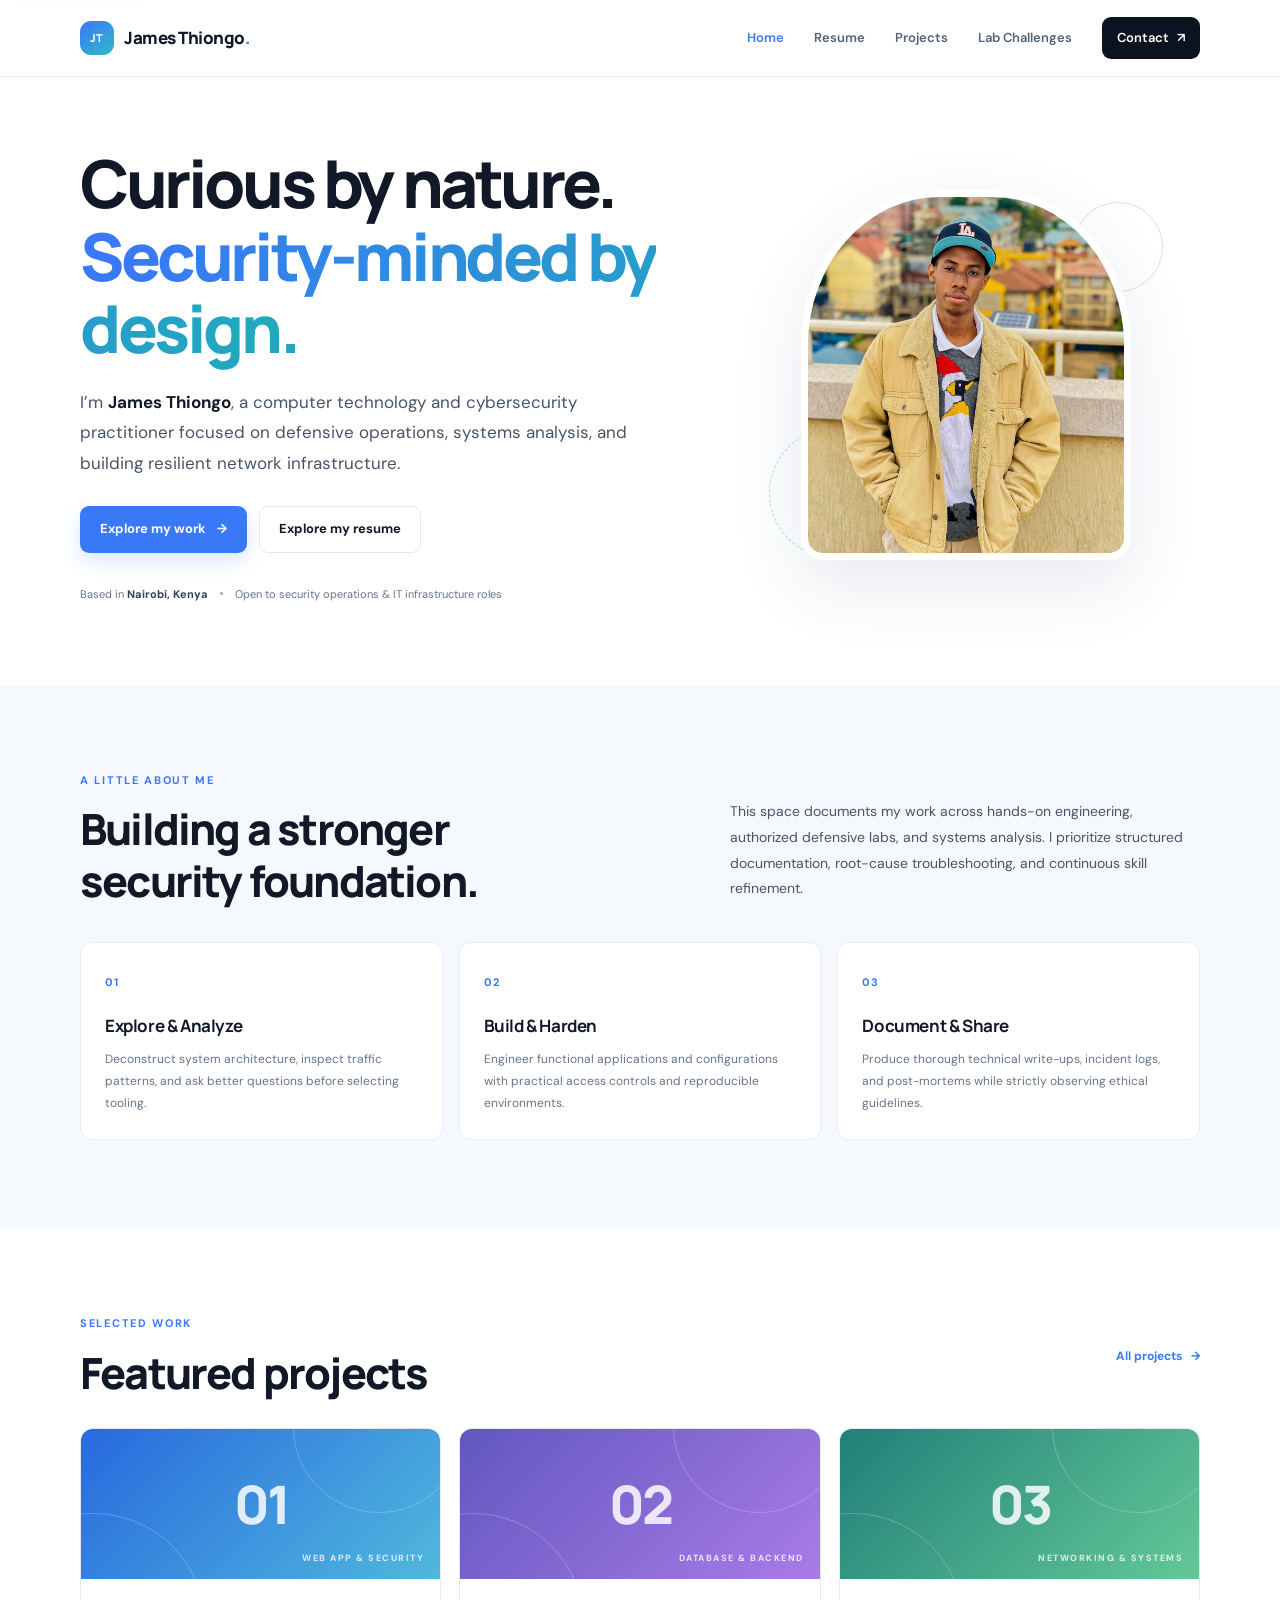
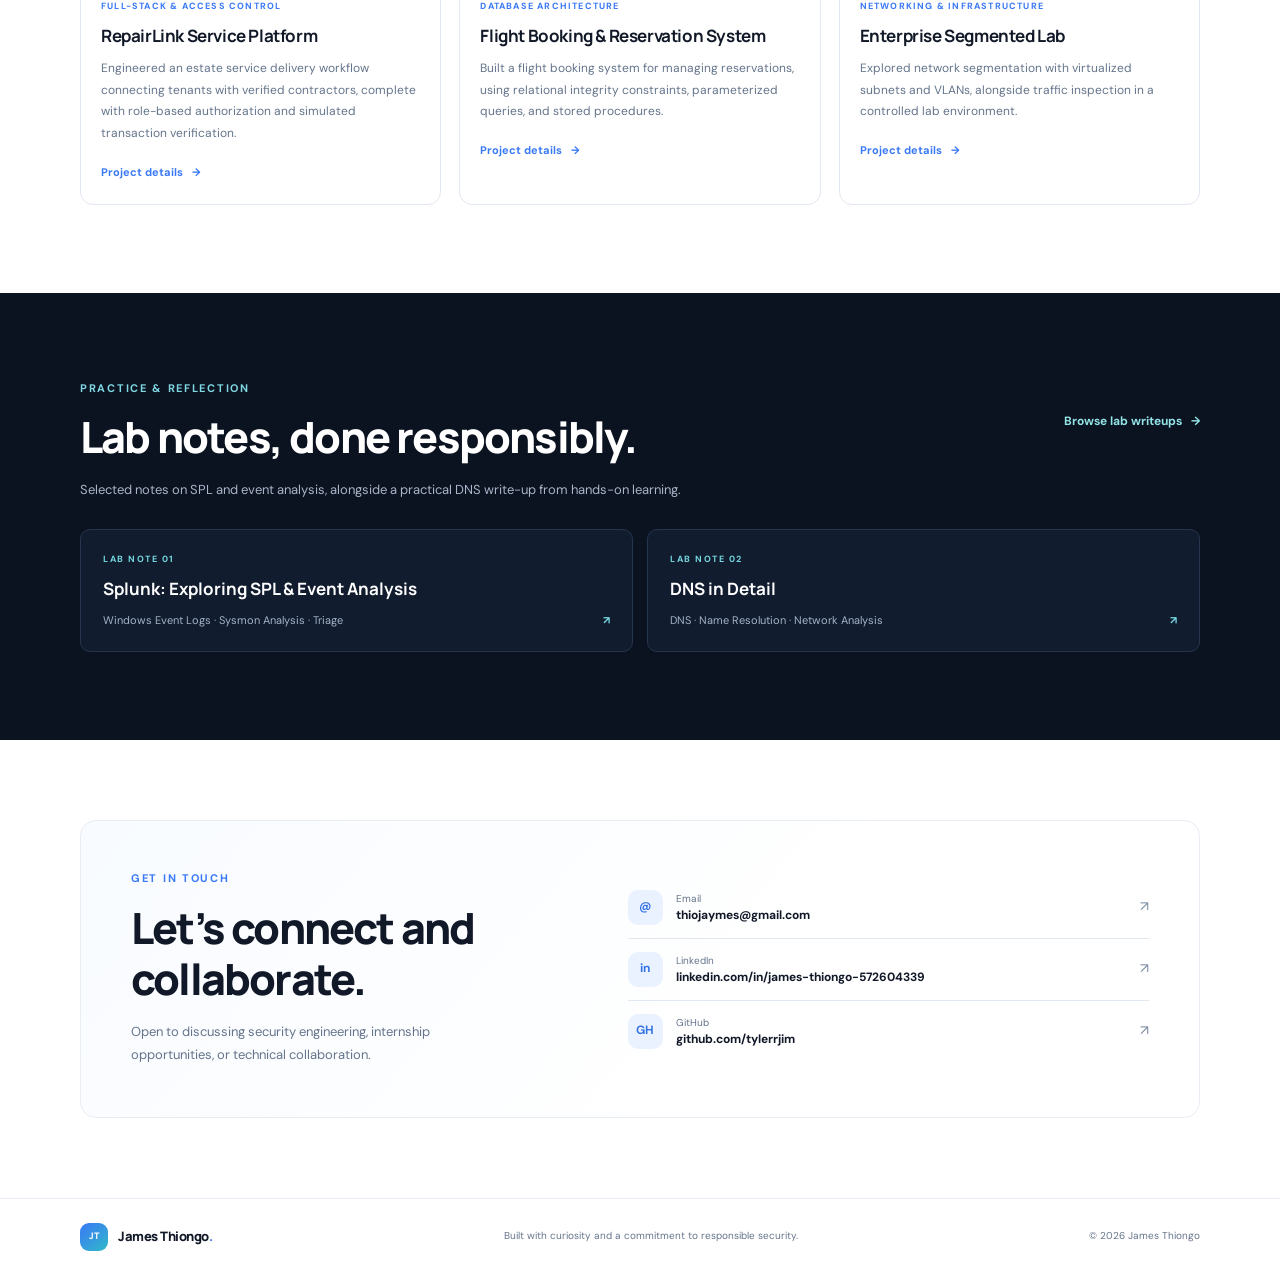
<file: index.html>
<!doctype html>
<html lang="en">
<head>
  <meta charset="utf-8">
  <meta name="viewport" content="width=device-width, initial-scale=1">
  <meta name="description" content="Portfolio of James Thiongo: defensive cybersecurity projects, lab write-ups, incident response, and systems engineering.">
  <meta name="theme-color" content="#0b1220">
  <title>James Thiongo | Cybersecurity &amp; Systems Portfolio</title>
  <link rel="icon" href="assets/profile-placeholder.svg" type="image/svg+xml">
  <link rel="stylesheet" href="styles.css">
  <script src="script.js" defer></script>
</head>
<body>
  <a class="skip-link" href="#main">Skip to content</a>

  <header class="site-header">
    <div class="container nav-wrap">
      <a class="brand" href="index.html" aria-label="James Thiongo homepage">
        <span class="brand-mark">JT</span>
        <span>James Thiongo<span class="brand-dot">.</span></span>
      </a>
      <button class="nav-toggle" type="button" aria-expanded="false" aria-controls="primary-nav">
        <span class="sr-only">Toggle navigation</span>
        <span></span><span></span><span></span>
      </button>
      <nav id="primary-nav" class="primary-nav" aria-label="Main navigation">
        <a href="index.html" aria-current="page">Home</a>
        <a href="resume.html">Resume</a>
        <a href="projects.html">Projects</a>
        <a href="labs.html">Lab Challenges</a>
        <a class="nav-contact" href="#contact">Contact <span aria-hidden="true">↗</span></a>
      </nav>
    </div>
  </header>

  <main id="main">
    <!-- Hero Section -->
    <section class="hero container">
      <div class="hero-copy">
        <h1>Curious by nature.<br><span class="text-gradient">Security-minded by design.</span></h1>
        <p class="hero-intro">
          I’m <strong>James Thiongo</strong>, a computer technology and cybersecurity practitioner focused on defensive operations, systems analysis, and building resilient network infrastructure.
        </p>
        <div class="hero-actions">
          <a class="button button-primary" href="projects.html">Explore my work <span aria-hidden="true">→</span></a>
          <a class="button button-quiet" href="resume.html">Explore my resume</a>
        </div>
        <div class="hero-meta">
          <span>Based in <strong>Nairobi, Kenya</strong></span>
          <span class="meta-divider"></span>
          <span>Open to security operations &amp; IT infrastructure roles</span>
        </div>
      </div>

      <div class="portrait-card">
        <div class="portrait-frame">
          <img src="portfolio%20image.jpeg" alt="Portrait of James Thiongo" width="400" height="480" loading="eager">
        </div>
        <div class="portrait-decoration decoration-one"></div>
        <div class="portrait-decoration decoration-two"></div>
      </div>
    </section>

    <!-- About / Pillars -->
    <section class="section section-muted">
      <div class="container">
        <div class="section-heading">
          <div>
            <p class="eyebrow">A little about me</p>
            <h2>Building a stronger<br>security foundation.</h2>
          </div>
          <p class="section-lead">
            This space documents my work across hands-on engineering, authorized defensive labs, and systems analysis. I prioritize structured documentation, root-cause troubleshooting, and continuous skill refinement.
          </p>
        </div>
        <div class="value-grid">
          <article class="value-card">
            <span class="card-index">01</span>
            <h3>Explore &amp; Analyze</h3>
            <p>Deconstruct system architecture, inspect traffic patterns, and ask better questions before selecting tooling.</p>
          </article>
          <article class="value-card">
            <span class="card-index">02</span>
            <h3>Build &amp; Harden</h3>
            <p>Engineer functional applications and configurations with practical access controls and reproducible environments.</p>
          </article>
          <article class="value-card">
            <span class="card-index">03</span>
            <h3>Document &amp; Share</h3>
            <p>Produce thorough technical write-ups, incident logs, and post-mortems while strictly observing ethical guidelines.</p>
          </article>
        </div>
      </div>
    </section>

    <!-- Selected Projects -->
    <section class="section container">
      <div class="section-heading section-heading-compact">
        <div>
          <p class="eyebrow">Selected work</p>
          <h2>Featured projects</h2>
        </div>
        <a class="text-link" href="projects.html">All projects <span aria-hidden="true">→</span></a>
      </div>
      <div class="project-grid">
        <article class="project-card">
          <div class="project-art project-art-blue">
            <span class="project-art-symbol">01</span>
            <span class="project-art-label">WEB APP &amp; SECURITY</span>
          </div>
          <div class="project-card-body">
            <p class="card-kicker">Full-Stack &amp; Access Control</p>
            <h3>RepairLink Service Platform</h3>
            <p>Engineered an estate service delivery workflow connecting tenants with verified contractors, complete with role-based authorization and simulated transaction verification.</p>
            <a class="text-link" href="projects.html#repairlink">Project details <span aria-hidden="true">→</span></a>
          </div>
        </article>

        <article class="project-card">
          <div class="project-art project-art-violet">
            <span class="project-art-symbol">02</span>
            <span class="project-art-label">DATABASE &amp; BACKEND</span>
          </div>
          <div class="project-card-body">
            <p class="card-kicker">Database Architecture</p>
            <h3>Flight Booking &amp; Reservation System</h3>
            <p>Built a flight booking system for managing reservations, using relational integrity constraints, parameterized queries, and stored procedures.</p>
            <a class="text-link" href="projects.html#booking-engine">Project details <span aria-hidden="true">→</span></a>
          </div>
        </article>

        <article class="project-card">
          <div class="project-art project-art-green">
            <span class="project-art-symbol">03</span>
            <span class="project-art-label">NETWORKING &amp; SYSTEMS</span>
          </div>
          <div class="project-card-body">
            <p class="card-kicker">Networking &amp; Infrastructure</p>
            <h3>Enterprise Segmented Lab</h3>
            <p>Explored network segmentation with virtualized subnets and VLANs, alongside traffic inspection in a controlled lab environment.</p>
            <a class="text-link" href="projects.html#network-lab">Project details <span aria-hidden="true">→</span></a>
          </div>
        </article>

      </div>
    </section>

    <!-- Lab Practice & Write-ups -->
    <section class="section section-dark">
      <div class="container">
        <div class="section-heading section-heading-compact">
          <div>
            <p class="eyebrow eyebrow-light">Practice &amp; reflection</p>
            <h2>Lab notes, done responsibly.</h2>
          </div>
          <a class="text-link text-link-light" href="labs.html">Browse lab writeups <span aria-hidden="true">→</span></a>
        </div>
        <p class="dark-intro">
          Selected notes on SPL and event analysis, alongside a practical DNS write-up from hands-on learning.
        </p>
        <div class="lab-preview-grid">
          <a class="lab-preview" href="labs.html#splunk-spl">
            <span class="lab-number">LAB NOTE 01</span>
            <strong>Splunk: Exploring SPL &amp; Event Analysis</strong>
            <span>Windows Event Logs · Sysmon Analysis · Triage <b aria-hidden="true">↗</b></span>
          </a>
          <a class="lab-preview" href="labs.html#dns-recon">
            <span class="lab-number">LAB NOTE 02</span>
            <strong>DNS in Detail</strong>
            <span>DNS · Name Resolution · Network Analysis <b aria-hidden="true">↗</b></span>
          </a>
        </div>
      </div>
    </section>

    <!-- Contact Section -->
    <section class="section container contact-section" id="contact">
      <div class="contact-panel">
        <div>
          <p class="eyebrow">Get in touch</p>
          <h2>Let’s connect and<br>collaborate.</h2>
          <p>Open to discussing security engineering, internship opportunities, or technical collaboration.</p>
        </div>
        <div class="contact-links">
          <a href="mailto:thiojaymes@gmail.com">
            <span class="contact-icon">@</span>
            <span><small>Email</small><strong>thiojaymes@gmail.com</strong></span>
            <span class="contact-arrow">↗</span>
          </a>
          <a href="https://www.linkedin.com/in/james-thiongo-572604339" target="_blank" rel="noopener noreferrer">
            <span class="contact-icon">in</span>
            <span><small>LinkedIn</small><strong>linkedin.com/in/james-thiongo-572604339</strong></span>
            <span class="contact-arrow">↗</span>
          </a>
          <a href="https://github.com/tylerrjim" target="_blank" rel="noopener noreferrer">
            <span class="contact-icon">GH</span>
            <span><small>GitHub</small><strong>github.com/tylerrjim</strong></span>
            <span class="contact-arrow">↗</span>
          </a>
        </div>
      </div>
    </section>
  </main>

  <footer class="site-footer">
    <div class="container footer-inner">
      <a class="brand footer-brand" href="index.html">
        <span class="brand-mark">JT</span>
        <span>James Thiongo<span class="brand-dot">.</span></span>
      </a>
      <p>Built with curiosity and a commitment to responsible security.</p>
      <span>© <span id="current-year">2026</span> James Thiongo</span>
    </div>
  </footer>
</body>
</html>
</file>
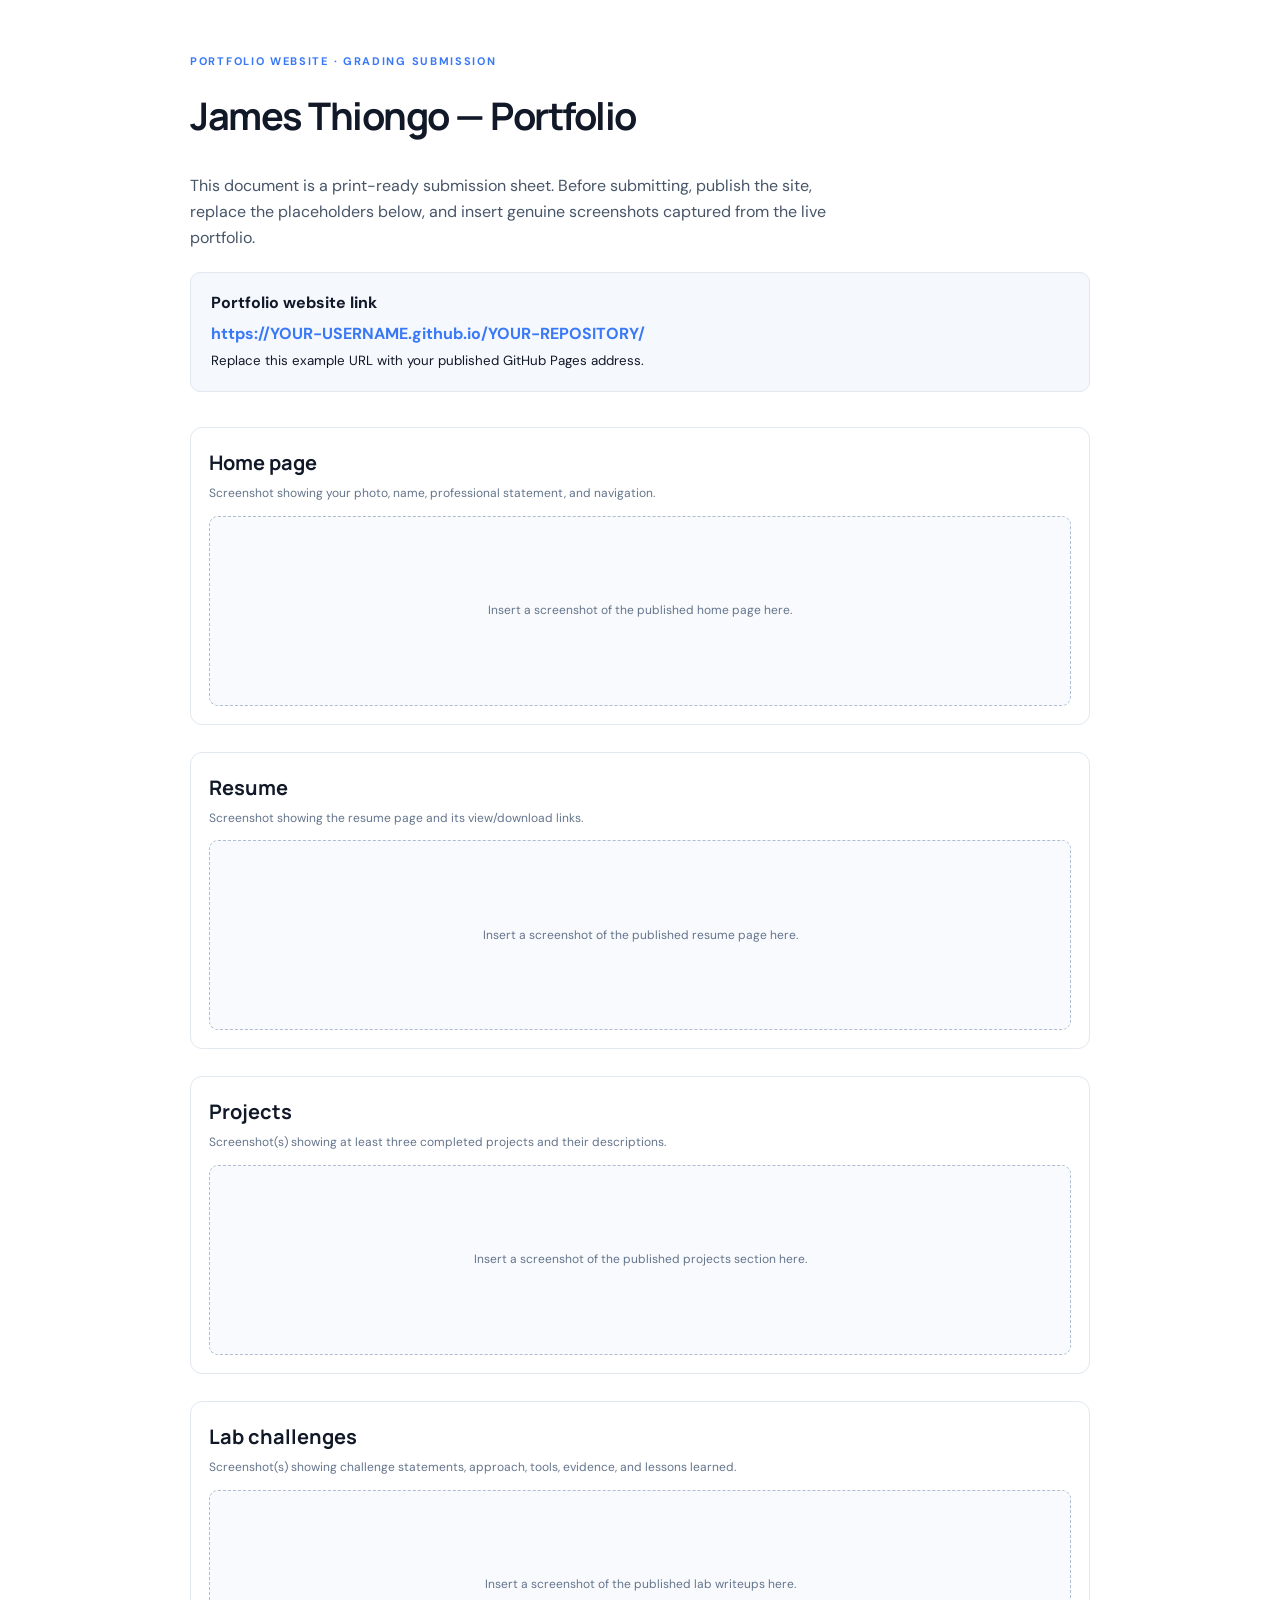
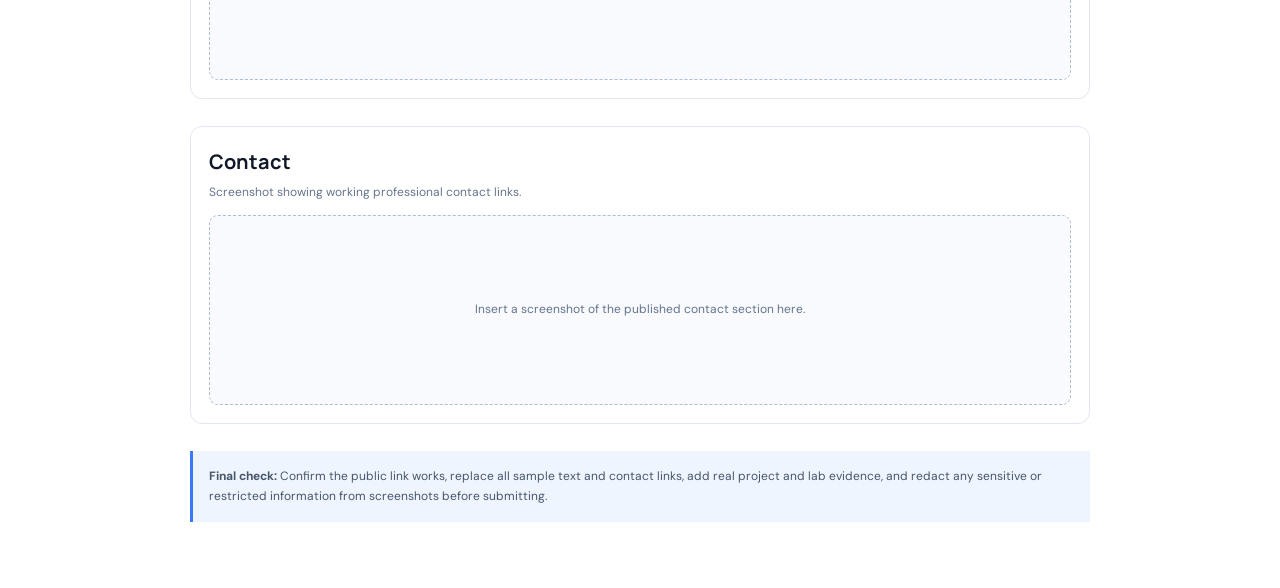
<file: grading-submission.html>
<!doctype html>
<html lang="en">
<head>
  <meta charset="utf-8">
  <meta name="viewport" content="width=device-width, initial-scale=1">
  <title>Portfolio Submission | James Thiongo</title>
  <link rel="stylesheet" href="styles.css">
  <style>
    .submission { max-width: 900px; padding-block: 54px; }
    .submission h1 { font-size: 38px; letter-spacing: -1.5px; }
    .submission-intro { max-width: 680px; color: var(--ink-soft); }
    .submission-link { display: block; margin: 20px 0 35px; padding: 17px 20px; border: 1px solid var(--line); border-radius: 10px; background: var(--wash); }
    .submission-link strong, .submission-link a { display: block; }
    .submission-link a { margin-top: 5px; color: var(--blue); overflow-wrap: anywhere; font-weight: 700; }
    .evidence-slot { margin: 18px 0 27px; padding: 18px; border: 1px solid var(--line); border-radius: 12px; }
    .evidence-slot h2 { margin-bottom: 5px; font-size: 20px; }
    .evidence-slot p { color: var(--muted); font-size: 12px; }
    .capture-slot { min-height: 190px; display: grid; place-items: center; padding: 20px; border: 1px dashed #aebdd0; border-radius: 9px; color: var(--muted); background: #f8fafd; text-align: center; font-size: 12px; }
    .submission-note { padding: 16px; border-left: 3px solid var(--blue); background: #eff5ff; color: var(--ink-soft); font-size: 12px; }
    @media print { .site-header, .site-footer { display: none; } .submission { padding-block: 20px; } .evidence-slot, .submission-link { break-inside: avoid; } }
  </style>
</head>
<body>
  <main class="container submission">
    <p class="eyebrow">Portfolio website · Grading submission</p>
    <h1>James Thiongo — Portfolio</h1>
    <p class="submission-intro">This document is a print-ready submission sheet. Before submitting, publish the site, replace the placeholders below, and insert genuine screenshots captured from the live portfolio.</p>
    <div class="submission-link"><strong>Portfolio website link</strong><a href="https://YOUR-USERNAME.github.io/YOUR-REPOSITORY/">https://YOUR-USERNAME.github.io/YOUR-REPOSITORY/</a><small>Replace this example URL with your published GitHub Pages address.</small></div>
    <section class="evidence-slot"><h2>Home page</h2><p>Screenshot showing your photo, name, professional statement, and navigation.</p><div class="capture-slot">Insert a screenshot of the published home page here.</div></section>
    <section class="evidence-slot"><h2>Resume</h2><p>Screenshot showing the resume page and its view/download links.</p><div class="capture-slot">Insert a screenshot of the published resume page here.</div></section>
    <section class="evidence-slot"><h2>Projects</h2><p>Screenshot(s) showing at least three completed projects and their descriptions.</p><div class="capture-slot">Insert a screenshot of the published projects section here.</div></section>
    <section class="evidence-slot"><h2>Lab challenges</h2><p>Screenshot(s) showing challenge statements, approach, tools, evidence, and lessons learned.</p><div class="capture-slot">Insert a screenshot of the published lab writeups here.</div></section>
    <section class="evidence-slot"><h2>Contact</h2><p>Screenshot showing working professional contact links.</p><div class="capture-slot">Insert a screenshot of the published contact section here.</div></section>
    <p class="submission-note"><strong>Final check:</strong> Confirm the public link works, replace all sample text and contact links, add real project and lab evidence, and redact any sensitive or restricted information from screenshots before submitting.</p>
  </main>
</body>
</html>
</file>
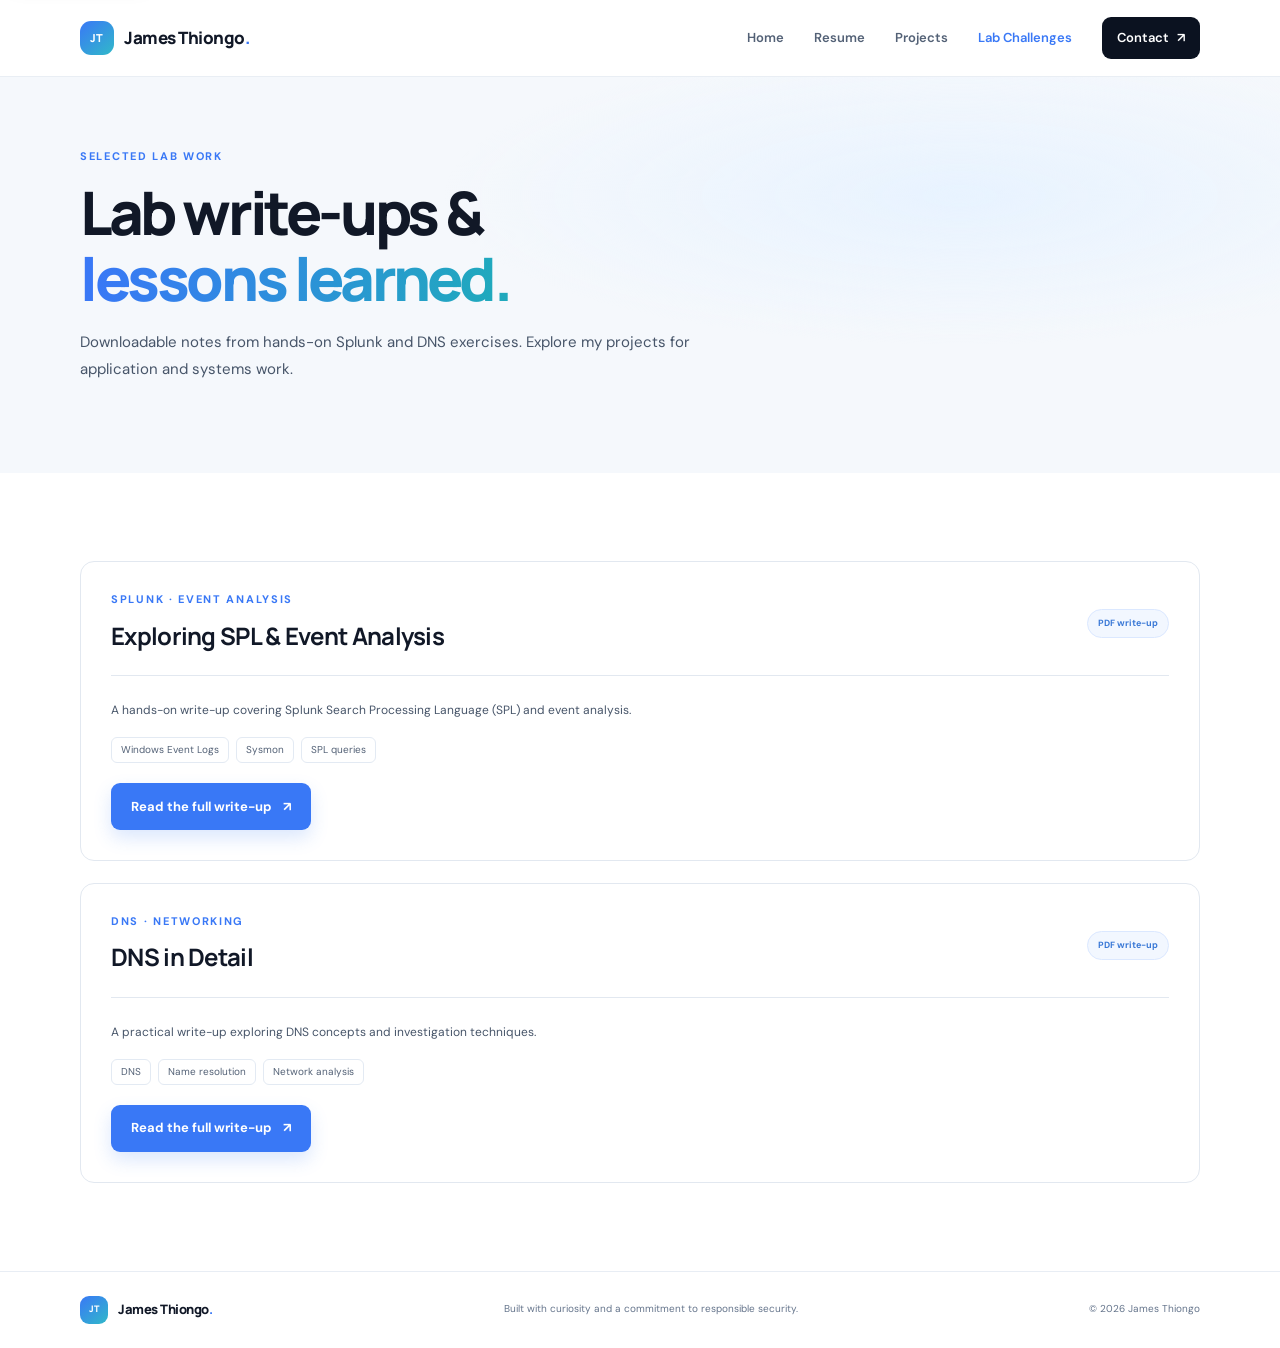
<file: labs.html>
<!doctype html>
<html lang="en">
<head>
  <meta charset="utf-8">
  <meta name="viewport" content="width=device-width, initial-scale=1">
  <meta name="description" content="Selected Splunk and DNS lab write-ups by James Thiongo.">
  <meta name="theme-color" content="#0b1220">
  <title>Lab Write-ups | James Thiongo</title>
  <link rel="icon" href="assets/profile-placeholder.svg" type="image/svg+xml">
  <link rel="stylesheet" href="styles.css">
  <script src="script.js" defer></script>
</head>
<body>
  <a class="skip-link" href="#main">Skip to content</a>
  <header class="site-header">
    <div class="container nav-wrap">
      <a class="brand" href="index.html" aria-label="James Thiongo homepage">
        <span class="brand-mark">JT</span>
        <span>James Thiongo<span class="brand-dot">.</span></span>
      </a>
      <button class="nav-toggle" type="button" aria-expanded="false" aria-controls="primary-nav">
        <span class="sr-only">Toggle navigation</span>
        <span></span><span></span><span></span>
      </button>
      <nav id="primary-nav" class="primary-nav" aria-label="Main navigation">
        <a href="index.html">Home</a>
        <a href="resume.html">Resume</a>
        <a href="projects.html">Projects</a>
        <a href="labs.html" aria-current="page">Lab Challenges</a>
        <a class="nav-contact" href="index.html#contact">Contact <span aria-hidden="true">↗</span></a>
      </nav>
    </div>
  </header>

  <main id="main">
    <section class="page-hero">
      <div class="container page-hero-inner">
        <p class="eyebrow">Selected lab work</p>
        <h1>Lab write-ups &amp;<br><span class="text-gradient">lessons learned.</span></h1>
        <p>Downloadable notes from hands-on Splunk and DNS exercises. <a href="projects.html">Explore my projects</a> for application and systems work.</p>
      </div>
    </section>

    <section class="section container lab-list" aria-label="Published lab write-ups">
      <article class="challenge-card" id="splunk-spl">
        <div class="challenge-header">
          <div>
            <p class="eyebrow">Splunk · Event analysis</p>
            <h2>Exploring SPL &amp; Event Analysis</h2>
          </div>
          <span class="challenge-badge">PDF write-up</span>
        </div>
        <div class="challenge-grid">
          <div class="challenge-copy">
            <p class="lab-summary">A hands-on write-up covering Splunk Search Processing Language (SPL) and event analysis.</p>
            <div class="tag-list"><span>Windows Event Logs</span><span>Sysmon</span><span>SPL queries</span></div>
            <a class="button button-primary" href="writeups/splunk-event-analysis.pdf" target="_blank" rel="noopener noreferrer">Read the full write-up <span aria-hidden="true">↗</span></a>
          </div>
        </div>
      </article>

      <article class="challenge-card" id="dns-recon">
        <div class="challenge-header">
          <div>
            <p class="eyebrow">DNS · Networking</p>
            <h2>DNS in Detail</h2>
          </div>
          <span class="challenge-badge">PDF write-up</span>
        </div>
        <div class="challenge-grid">
          <div class="challenge-copy">
            <p class="lab-summary">A practical write-up exploring DNS concepts and investigation techniques.</p>
            <div class="tag-list"><span>DNS</span><span>Name resolution</span><span>Network analysis</span></div>
            <a class="button button-primary" href="writeups/dns-in-detail.pdf" target="_blank" rel="noopener noreferrer">Read the full write-up <span aria-hidden="true">↗</span></a>
          </div>
        </div>
      </article>
    </section>
  </main>

  <footer class="site-footer">
    <div class="container footer-inner">
      <a class="brand footer-brand" href="index.html">
        <span class="brand-mark">JT</span>
        <span>James Thiongo<span class="brand-dot">.</span></span>
      </a>
      <p>Built with curiosity and a commitment to responsible security.</p>
      <span>© <span data-year></span> James Thiongo</span>
    </div>
  </footer>
</body>
</html>
</file>
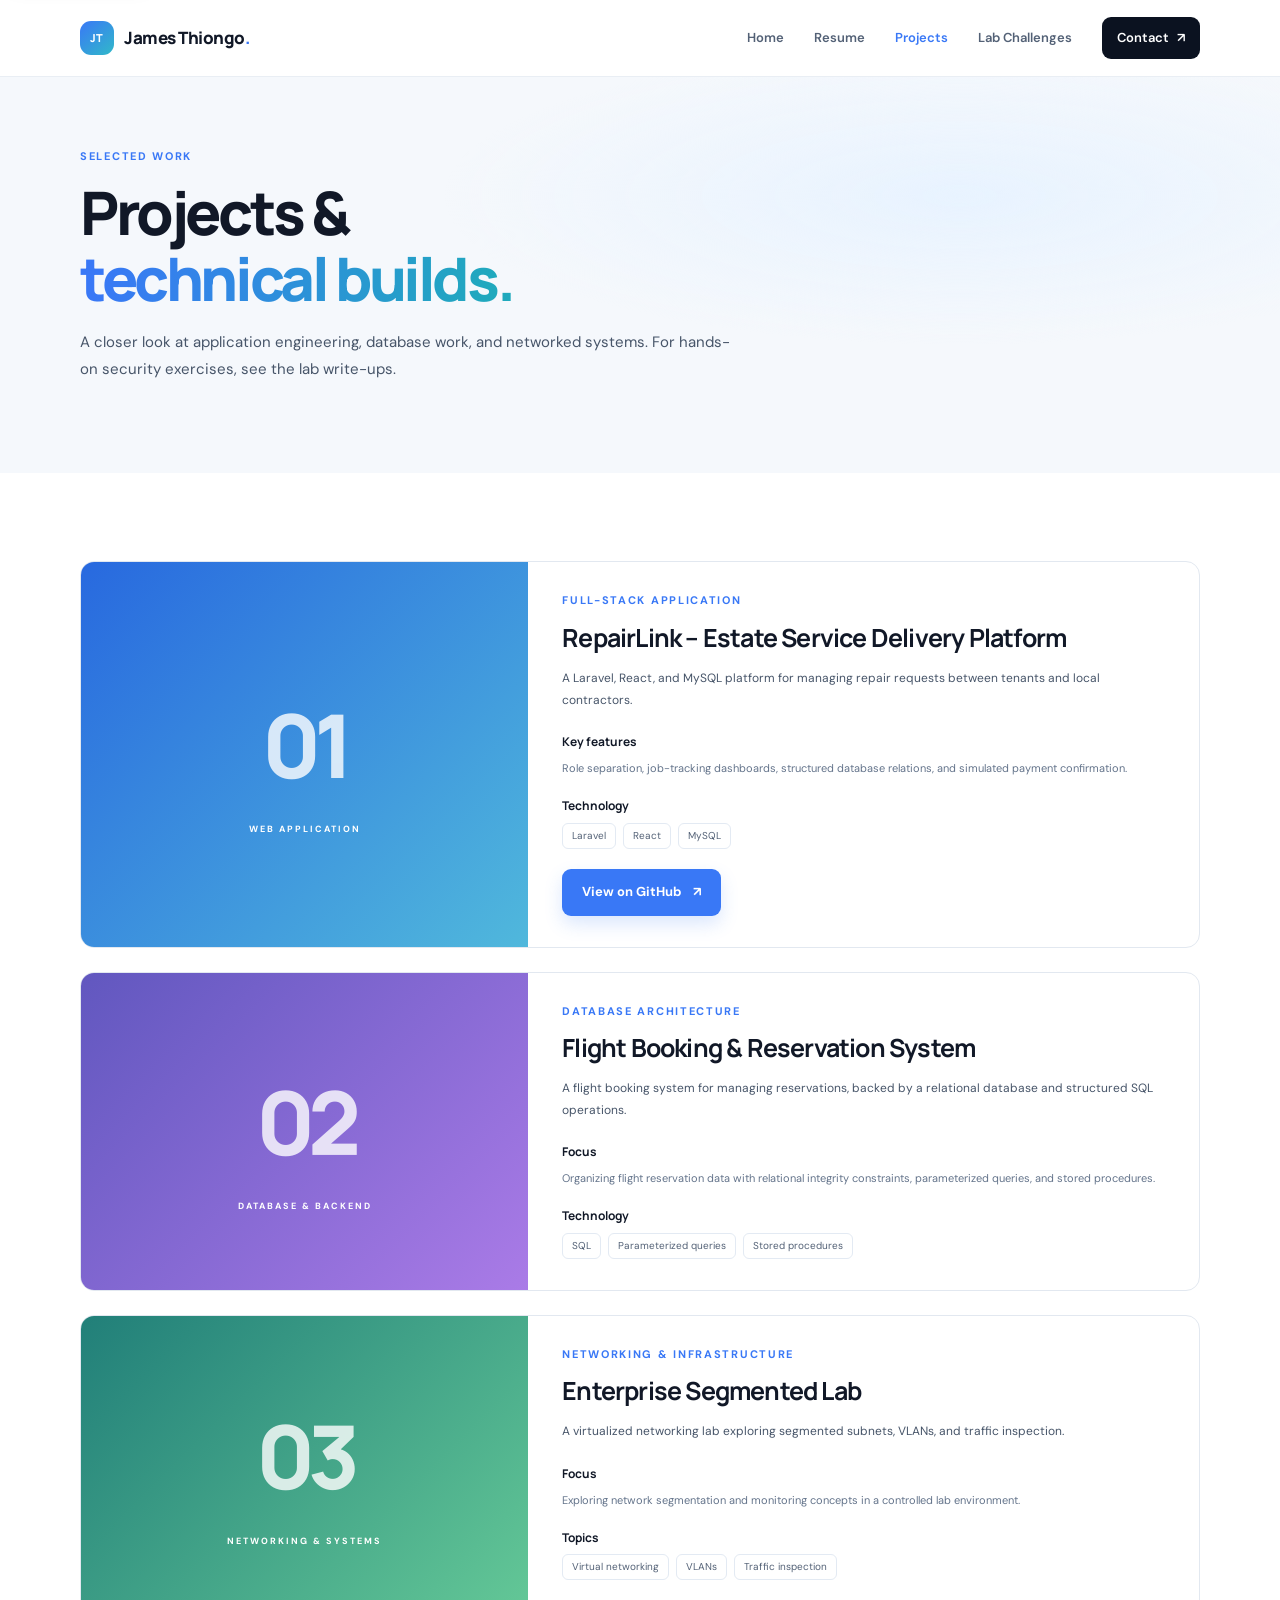
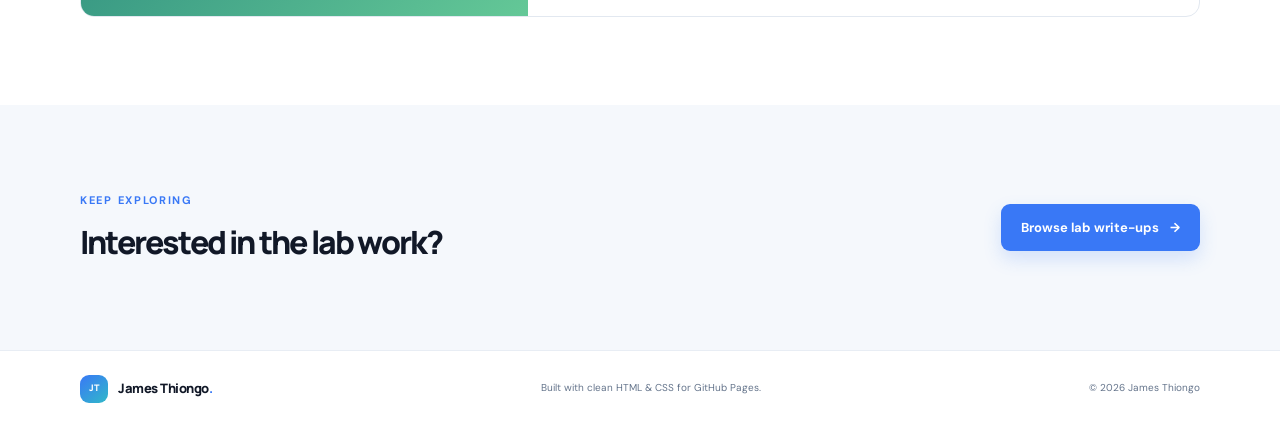
<file: projects.html>
<!doctype html>
<html lang="en">
<head>
  <meta charset="utf-8">
  <meta name="viewport" content="width=device-width, initial-scale=1">
  <meta name="description" content="Selected application, database, and network systems projects by James Thiongo.">
  <meta name="theme-color" content="#0b1220">
  <title>Projects | James Thiongo</title>
  <link rel="icon" href="assets/profile-placeholder.svg" type="image/svg+xml">
  <link rel="stylesheet" href="styles.css">
  <script src="script.js" defer></script>
</head>
<body>
  <a class="skip-link" href="#main">Skip to content</a>

  <header class="site-header">
    <div class="container nav-wrap">
      <a class="brand" href="index.html" aria-label="James Thiongo homepage">
        <span class="brand-mark">JT</span>
        <span>James Thiongo<span class="brand-dot">.</span></span>
      </a>
      <button class="nav-toggle" type="button" aria-expanded="false" aria-controls="primary-nav">
        <span class="sr-only">Toggle navigation</span>
        <span></span><span></span><span></span>
      </button>
      <nav id="primary-nav" class="primary-nav" aria-label="Main navigation">
        <a href="index.html">Home</a>
        <a href="resume.html">Resume</a>
        <a href="projects.html" aria-current="page">Projects</a>
        <a href="labs.html">Lab Challenges</a>
        <a class="nav-contact" href="index.html#contact">Contact <span aria-hidden="true">↗</span></a>
      </nav>
    </div>
  </header>

  <main id="main">
    <section class="page-hero">
      <div class="container page-hero-inner">
        <p class="eyebrow">Selected work</p>
        <h1>Projects &amp;<br><span class="text-gradient">technical builds.</span></h1>
        <p>A closer look at application engineering, database work, and networked systems. For hands-on security exercises, see the <a href="labs.html">lab write-ups</a>.</p>
      </div>
    </section>
    <section class="section container project-list" id="projects">
      <article class="project-detail" id="repairlink">
        <div class="project-detail-art project-art-blue"><span>01</span><small>WEB APPLICATION</small></div>
        <div class="project-detail-content">
          <p class="eyebrow">Full-stack application</p>
          <h2>RepairLink – Estate Service Delivery Platform</h2>
          <p class="project-summary">A Laravel, React, and MySQL platform for managing repair requests between tenants and local contractors.</p>
          <div class="detail-block"><h3>Key features</h3><p>Role separation, job-tracking dashboards, structured database relations, and simulated payment confirmation.</p></div>
          <div class="detail-block"><h3>Technology</h3><div class="tag-list"><span>Laravel</span><span>React</span><span>MySQL</span></div></div>
          <div class="project-links"><a class="button button-primary" href="https://github.com/tylerrjim/demorepairlink" target="_blank" rel="noopener noreferrer">View on GitHub <span aria-hidden="true">↗</span></a></div>
        </div>
      </article>
      <article class="project-detail" id="booking-engine">
        <div class="project-detail-art project-art-violet"><span>02</span><small>DATABASE &amp; BACKEND</small></div>
        <div class="project-detail-content">
          <p class="eyebrow">Database architecture</p>
          <h2>Flight Booking &amp; Reservation System</h2>
          <p class="project-summary">A flight booking system for managing reservations, backed by a relational database and structured SQL operations.</p>
          <div class="detail-block"><h3>Focus</h3><p>Organizing flight reservation data with relational integrity constraints, parameterized queries, and stored procedures.</p></div>
          <div class="detail-block"><h3>Technology</h3><div class="tag-list"><span>SQL</span><span>Parameterized queries</span><span>Stored procedures</span></div></div>
        </div>
      </article>
      <article class="project-detail" id="network-lab">
        <div class="project-detail-art project-art-green"><span>03</span><small>NETWORKING &amp; SYSTEMS</small></div>
        <div class="project-detail-content">
          <p class="eyebrow">Networking &amp; infrastructure</p>
          <h2>Enterprise Segmented Lab</h2>
          <p class="project-summary">A virtualized networking lab exploring segmented subnets, VLANs, and traffic inspection.</p>
          <div class="detail-block"><h3>Focus</h3><p>Exploring network segmentation and monitoring concepts in a controlled lab environment.</p></div>
          <div class="detail-block"><h3>Topics</h3><div class="tag-list"><span>Virtual networking</span><span>VLANs</span><span>Traffic inspection</span></div></div>
        </div>
      </article>
    </section>
    <section class="section section-muted">
      <div class="container project-callout">
        <div><p class="eyebrow">Keep exploring</p><h2>Interested in the lab work?</h2></div>
        <a class="button button-primary" href="labs.html">Browse lab write-ups <span aria-hidden="true">→</span></a>
      </div>
    </section>
  </main>

  <footer class="site-footer">
    <div class="container footer-inner">
      <a class="brand footer-brand" href="index.html">
        <span class="brand-mark">JT</span>
        <span>James Thiongo<span class="brand-dot">.</span></span>
      </a>
      <p>Built with clean HTML &amp; CSS for GitHub Pages.</p>
      <span>© 2026 James Thiongo</span>
    </div>
  </footer>
</body>
</html>
</file>
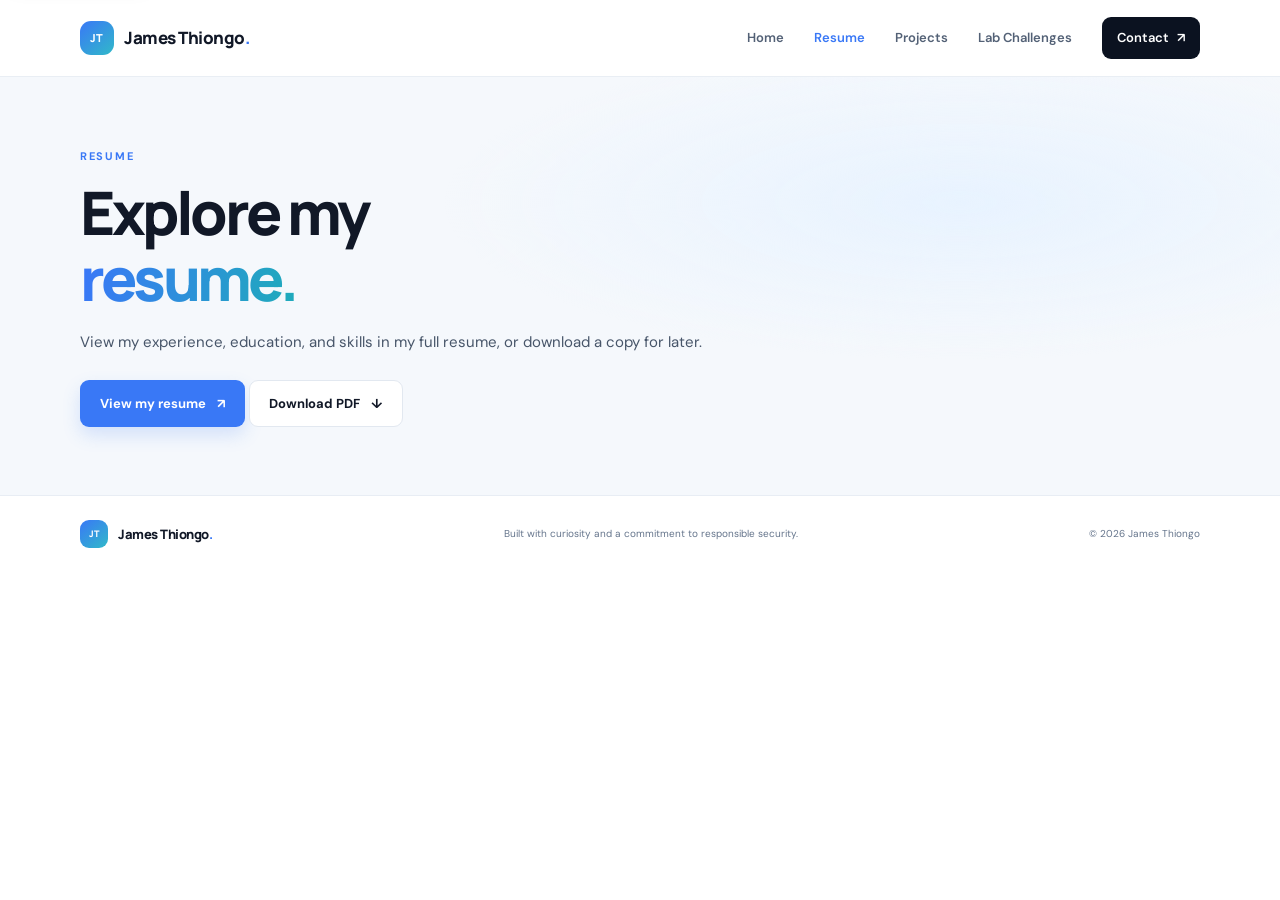
<file: resume.html>
<!doctype html>
<html lang="en">
<head>
  <meta charset="utf-8">
  <meta name="viewport" content="width=device-width, initial-scale=1">
  <meta name="description" content="View or download the resume of James Thiongo.">
  <meta name="theme-color" content="#0b1220">
  <title>Resume | James Thiongo</title>
  <link rel="icon" href="assets/profile-placeholder.svg" type="image/svg+xml">
  <link rel="stylesheet" href="styles.css">
  <script src="script.js" defer></script>
</head>
<body>
  <a class="skip-link" href="#main">Skip to content</a>
  <header class="site-header">
    <div class="container nav-wrap">
      <a class="brand" href="index.html" aria-label="James Thiongo homepage">
        <span class="brand-mark">JT</span>
        <span>James Thiongo<span class="brand-dot">.</span></span>
      </a>
      <button class="nav-toggle" type="button" aria-expanded="false" aria-controls="primary-nav">
        <span class="sr-only">Toggle navigation</span>
        <span></span><span></span><span></span>
      </button>
      <nav id="primary-nav" class="primary-nav" aria-label="Main navigation">
        <a href="index.html">Home</a>
        <a href="resume.html" aria-current="page">Resume</a>
        <a href="projects.html">Projects</a>
        <a href="labs.html">Lab Challenges</a>
        <a class="nav-contact" href="index.html#contact">Contact <span aria-hidden="true">↗</span></a>
      </nav>
    </div>
  </header>

  <main id="main">
    <section class="page-hero">
      <div class="container page-hero-inner">
        <p class="eyebrow">Resume</p>
        <h1>Explore my<br><span class="text-gradient">resume.</span></h1>
        <p>View my experience, education, and skills in my full resume, or download a copy for later.</p>
        <a class="button button-primary" href="assets/james-cv.pdf" target="_blank" rel="noopener noreferrer">View my resume <span aria-hidden="true">↗</span></a>
        <a class="button button-quiet" href="assets/james-cv.pdf" download="James-Thiongo-Resume.pdf">Download PDF <span aria-hidden="true">↓</span></a>
      </div>
    </section>
  </main>

  <footer class="site-footer">
    <div class="container footer-inner">
      <a class="brand footer-brand" href="index.html">
        <span class="brand-mark">JT</span>
        <span>James Thiongo<span class="brand-dot">.</span></span>
      </a>
      <p>Built with curiosity and a commitment to responsible security.</p>
      <span>© <span data-year></span> James Thiongo</span>
    </div>
  </footer>
</body>
</html>
</file>
<file: styles.css>
@import url('https://fonts.googleapis.com/css2?family=DM+Sans:wght@400;500;600;700&family=Manrope:wght@400;500;600;700;800&display=swap');

:root {
  color-scheme: light;
  --ink: #111827;
  --ink-soft: #475569;
  --muted: #64748b;
  --line: #e2e8f0;
  --paper: #ffffff;
  --wash: #f5f8fc;
  --navy: #0b1220;
  --blue: #3978f6;
  --cyan: #3bd4cf;
  --violet: #9c83ff;
  --green: #88ddb0;
  --font-body: "DM Sans", "Segoe UI", sans-serif;
  --font-display: "Manrope", "Segoe UI", sans-serif;
}

* { box-sizing: border-box; }
html { scroll-behavior: smooth; scroll-padding-top: 90px; }
body { margin: 0; background: var(--paper); color: var(--ink); font-family: var(--font-body); font-size: 16px; line-height: 1.65; -webkit-font-smoothing: antialiased; }
img { max-width: 100%; }
a { color: inherit; text-decoration: none; }
button { font: inherit; }
.container { width: min(1120px, calc(100% - 48px)); margin-inline: auto; }
.sr-only { position: absolute; width: 1px; height: 1px; padding: 0; margin: -1px; overflow: hidden; clip: rect(0, 0, 0, 0); white-space: nowrap; border: 0; }
.skip-link { position: fixed; z-index: 20; top: 10px; left: 10px; padding: 10px 14px; transform: translateY(-160%); background: white; color: var(--ink); border-radius: 8px; box-shadow: 0 4px 20px #0002; }
.skip-link:focus { transform: translateY(0); }
.site-header { position: sticky; z-index: 10; top: 0; background: rgb(255 255 255 / 94%); border-bottom: 1px solid rgb(226 232 240 / 75%); backdrop-filter: blur(16px); }
.nav-wrap { min-height: 76px; display: flex; align-items: center; justify-content: space-between; gap: 28px; }
.brand { display: inline-flex; align-items: center; gap: 10px; font-family: var(--font-display); font-size: 17px; font-weight: 800; letter-spacing: -.5px; }
.brand-mark { width: 34px; height: 34px; display: grid; place-items: center; border-radius: 11px; color: #fff; background: linear-gradient(140deg, #3978f6, #31b9c9); font-size: 11px; letter-spacing: .2px; }
.brand-dot { color: var(--blue); }
.primary-nav { display: flex; align-items: center; gap: 30px; color: #536176; font-size: 13px; font-weight: 600; }
.primary-nav > a { transition: color .18s ease; }
.primary-nav > a:hover, .primary-nav > a[aria-current="page"] { color: var(--blue); }
.primary-nav .nav-contact { padding: 10px 15px; color: white; background: var(--navy); border-radius: 9px; }
.primary-nav .nav-contact:hover { color: white; background: #1b2b47; }
.nav-contact span { margin-left: 5px; }
.nav-toggle { display: none; }
.hero { min-height: 570px; display: grid; grid-template-columns: 1.12fr .88fr; align-items: center; gap: 56px; padding-block: 70px 82px; }
.hero-copy { max-width: 650px; }
.eyebrow { margin: 0 0 15px; color: var(--blue); font-size: 11px; font-weight: 700; letter-spacing: 1.7px; line-height: 1.4; text-transform: uppercase; }
.status-dot, .portrait-caption-dot { display: inline-block; width: 7px; height: 7px; margin-right: 7px; vertical-align: 1px; border-radius: 100%; background: #31c48d; box-shadow: 0 0 0 4px #31c48d20; }
h1, h2, h3, p { margin-top: 0; }
h1, h2, h3 { font-family: var(--font-display); }
.hero h1, .page-hero h1 { margin-bottom: 22px; font-size: clamp(42px, 5.3vw, 66px); font-weight: 800; letter-spacing: -3.4px; line-height: 1.1; }
.text-gradient { color: #3978f6; background: linear-gradient(100deg, #3978f6 5%, #20a9bd 95%); -webkit-background-clip: text; background-clip: text; -webkit-text-fill-color: transparent; }
.hero-intro { max-width: 580px; margin-bottom: 27px; color: var(--ink-soft); font-size: 17px; line-height: 1.8; }
.hero-intro strong { color: var(--ink); }
.hero-actions { display: flex; flex-wrap: wrap; align-items: center; gap: 12px; }
.button { display: inline-flex; min-height: 47px; align-items: center; justify-content: center; gap: 11px; padding: 0 19px; border: 1px solid transparent; border-radius: 9px; font-size: 13px; font-weight: 700; transition: transform .18s ease, background .18s ease; }
.button:hover { transform: translateY(-2px); }
.button-primary { color: white; background: var(--blue); box-shadow: 0 8px 18px #3978f62e; }
.button-primary:hover { background: #2867e4; }
.button-quiet { color: var(--ink); border-color: var(--line); background: white; }
.hero-meta { display: flex; flex-wrap: wrap; align-items: center; gap: 12px; margin-top: 32px; color: var(--muted); font-size: 11px; }
.hero-meta strong { color: #344256; }
.meta-divider { width: 3px; height: 3px; border-radius: 50%; background: #9aa8bb; }
.portrait-card { position: relative; min-height: 390px; display: grid; place-items: center; }
.portrait-frame { position: relative; z-index: 1; width: min(330px, 86%); aspect-ratio: 1 / 1.12; overflow: hidden; border: 7px solid white; border-radius: 42% 42% 22px 22px; background: linear-gradient(145deg, #dceaff, #d3f0ee); box-shadow: 0 24px 70px #17336b1c; }
.portrait-frame img { width: 100%; height: 100%; object-fit: cover; }
.portrait-caption { position: absolute; right: 12px; bottom: 12px; padding: 8px 11px; border: 1px solid #fff9; border-radius: 7px; background: #fff; color: #536176; font-size: 10px; font-weight: 600; box-shadow: 0 4px 14px #10213a12; }
.portrait-caption-dot { width: 6px; height: 6px; margin-right: 6px; box-shadow: none; }
.portrait-decoration { position: absolute; border-radius: 50%; }
.decoration-one { top: 22px; right: 8%; width: 90px; height: 90px; border: 1px solid #3978f63b; }
.decoration-two { bottom: 12px; left: 8%; width: 130px; height: 130px; border: 1px dashed #21a8bd65; }
.floating-note { position: absolute; z-index: 2; right: 0; bottom: 61px; display: flex; align-items: center; gap: 10px; padding: 12px 15px; border: 1px solid #edf1f7; border-radius: 12px; background: white; box-shadow: 0 10px 32px #0e234018; }
.note-icon { width: 30px; height: 30px; display: grid; place-items: center; border-radius: 8px; color: #3978f6; background: #eaf1ff; font-weight: 700; }
.floating-note strong, .floating-note small { display: block; line-height: 1.5; }
.floating-note strong { font-size: 11px; }
.floating-note small { color: var(--muted); font-size: 9px; }
.section { padding-block: 88px; }
.section-muted { background: var(--wash); }
.section-heading { display: flex; align-items: end; justify-content: space-between; gap: 46px; margin-bottom: 36px; }
.section-heading h2, .contact-panel h2, .project-callout h2, .responsible-note h2 { margin-bottom: 0; font-size: clamp(31px, 3.6vw, 43px); font-weight: 800; letter-spacing: -1.8px; line-height: 1.2; }
.section-lead { max-width: 470px; margin: 0 0 4px; color: var(--ink-soft); font-size: 14px; line-height: 1.85; }
.value-grid { display: grid; grid-template-columns: repeat(3, 1fr); gap: 16px; }
.value-card { min-height: 180px; padding: 25px 24px; border: 1px solid #e8edf4; border-radius: 12px; background: white; }
.card-index { display: inline-block; margin-bottom: 21px; color: #3478ed; font-size: 11px; font-weight: 700; letter-spacing: 1px; }
.value-card h3, .project-card h3 { margin-bottom: 9px; font-size: 17px; letter-spacing: -.4px; }
.value-card p, .project-card-body > p:not(.card-kicker) { margin-bottom: 0; color: var(--muted); font-size: 12px; line-height: 1.8; }
.section-heading-compact { align-items: center; margin-bottom: 30px; }
.text-link { display: inline-flex; align-items: center; gap: 9px; color: var(--blue); font-size: 12px; font-weight: 700; }
.text-link span { transition: transform .18s ease; }
.text-link:hover span { transform: translateX(3px); }
.project-grid { display: grid; grid-template-columns: repeat(3, 1fr); gap: 18px; }
.project-card { overflow: hidden; border: 1px solid var(--line); border-radius: 13px; background: white; transition: transform .2s ease, box-shadow .2s ease; }
.project-card:hover { transform: translateY(-4px); box-shadow: 0 15px 34px #142b4c12; }
.project-art { position: relative; height: 150px; display: flex; align-items: center; justify-content: center; overflow: hidden; }
.project-art::before, .project-art::after { position: absolute; content: ""; border: 1px solid rgb(255 255 255 / 23%); border-radius: 50%; }
.project-art::before { width: 170px; height: 170px; right: -25px; top: -88px; }
.project-art::after { width: 220px; height: 220px; left: -98px; bottom: -156px; }
.project-art-blue { color: white; background: linear-gradient(135deg, #2869df, #50b8dc); }
.project-art-violet { color: white; background: linear-gradient(135deg, #6157bf, #aa7be7); }
.project-art-green { color: white; background: linear-gradient(135deg, #217f79, #64c897); }
.project-art-symbol { z-index: 1; font-family: var(--font-display); font-size: 53px; font-weight: 800; letter-spacing: -3px; opacity: .84; }
.project-art-label { position: absolute; right: 16px; bottom: 13px; font-size: 9px; font-weight: 700; letter-spacing: 1.5px; opacity: .8; }
.project-card-body { padding: 20px; }
.card-kicker { margin-bottom: 8px; color: var(--blue); font-size: 9px; font-weight: 700; letter-spacing: 1.2px; text-transform: uppercase; }
.project-card h3 { margin-bottom: 8px; }
.project-card-body .text-link { margin-top: 18px; font-size: 11px; }
.section-dark { color: white; background: var(--navy); }
.eyebrow-light { color: #7fd8e2; }
.section-dark .section-heading h2 { color: white; }
.text-link-light { color: #92e4e6; }
.dark-intro { max-width: 660px; margin: -14px 0 29px; color: #a9b5c8; font-size: 13px; }
.lab-preview-grid { display: grid; grid-template-columns: repeat(2, 1fr); gap: 14px; }
.lab-preview { display: grid; gap: 8px; padding: 22px; border: 1px solid #26354e; border-radius: 10px; background: #111c2f; transition: border-color .2s ease, transform .2s ease; }
.lab-preview:hover { transform: translateY(-2px); border-color: #3b7895; }
.lab-number { color: #75d7de; font-size: 9px; font-weight: 700; letter-spacing: 1.5px; }
.lab-preview strong { font-family: var(--font-display); font-size: 17px; }
.lab-preview > span:last-child { color: #a4b3c7; font-size: 11px; }
.lab-preview b { float: right; color: #75d7de; }
.contact-section { padding-block: 80px; }
.contact-panel { display: grid; grid-template-columns: .9fr 1.1fr; gap: 70px; padding: 50px; border: 1px solid #e8edf4; border-radius: 16px; background: linear-gradient(130deg, #f8fbff, #fff 62%); }
.contact-panel h2 { margin-bottom: 15px; }
.contact-panel > div:first-child > p:last-child { max-width: 350px; margin-bottom: 0; color: var(--muted); font-size: 13px; line-height: 1.8; }
.contact-links { display: grid; align-content: center; }
.contact-links > a { display: flex; align-items: center; gap: 13px; padding: 13px 0; border-bottom: 1px solid var(--line); }
.contact-links > a:last-child { border-bottom: 0; }
.contact-icon { width: 35px; height: 35px; display: grid; flex: 0 0 auto; place-items: center; border-radius: 10px; color: #3475e4; background: #eaf1ff; font-size: 12px; font-weight: 700; }
.contact-links small, .contact-links strong { display: block; line-height: 1.5; }
.contact-links small { color: var(--muted); font-size: 10px; }
.contact-links strong { font-size: 12px; }
.contact-arrow { margin-left: auto; color: #7b8ba3; font-size: 14px; }
.site-footer { border-top: 1px solid #e8edf4; }
.footer-inner { min-height: 76px; display: flex; align-items: center; justify-content: space-between; gap: 20px; }
.footer-brand { font-size: 13px; }
.footer-brand .brand-mark { width: 28px; height: 28px; border-radius: 9px; font-size: 9px; }
.footer-inner p, .footer-inner > span { margin: 0; color: var(--muted); font-size: 10px; }

/* Inner pages */
.page-hero { padding-block: 72px 68px; background: radial-gradient(ellipse at 75% 30%, #e8f3ff 0, transparent 38%), var(--wash); }
.page-hero-inner { max-width: 1120px; }
.page-hero h1 { max-width: 800px; margin-bottom: 18px; font-size: clamp(42px, 5vw, 60px); }
.page-hero-inner > p:not(.eyebrow) { max-width: 650px; margin-bottom: 22px; color: var(--ink-soft); font-size: 15px; line-height: 1.8; }
.page-hero .button { margin-top: 2px; }
.resume-layout { display: grid; grid-template-columns: 1.55fr .8fr; align-items: start; gap: 54px; }
.resume-section { margin-bottom: 53px; }
.resume-section h2, .skill-panel h2 { margin-bottom: 25px; font-size: 25px; letter-spacing: -.8px; }
.timeline-entry { position: relative; margin-left: 7px; padding: 0 0 30px 24px; border-left: 1px solid #dce5f1; }
.timeline-entry:last-child { padding-bottom: 0; border-left-color: transparent; }
.timeline-marker { position: absolute; top: 5px; left: -5px; width: 9px; height: 9px; border: 2px solid white; border-radius: 50%; background: var(--blue); box-shadow: 0 0 0 1px var(--blue); }
.timeline-heading { display: flex; align-items: start; justify-content: space-between; gap: 15px; }
.timeline-heading h3, .credential-row h3 { margin-bottom: 4px; font-size: 15px; letter-spacing: -.3px; }
.entry-org { margin-bottom: 11px; color: var(--blue); font-size: 11px; font-weight: 600; }
.entry-date { padding-top: 3px; color: var(--muted); font-size: 10px; white-space: nowrap; }
.timeline-entry > p, .timeline-entry li { color: var(--ink-soft); font-size: 12px; line-height: 1.8; }
.timeline-entry > p { margin-bottom: 0; }
.timeline-entry ul { margin: 0; padding-left: 17px; }
.timeline-entry li + li { margin-top: 5px; }
.credential-row { display: flex; gap: 13px; align-items: start; padding: 17px 0; border-top: 1px solid var(--line); }
.credential-icon { width: 25px; height: 25px; display: grid; flex: 0 0 auto; place-items: center; border-radius: 8px; color: #168065; background: #e3f7ef; font-size: 12px; font-weight: 800; }
.credential-row h3 { margin-top: 1px; }
.credential-row p { margin-bottom: 0; color: var(--muted); font-size: 11px; }
.skill-panel { padding: 25px; border: 1px solid var(--line); border-radius: 13px; background: #fbfcfe; }
.skill-panel h2 { margin-bottom: 8px; }
.skill-panel > p { margin-bottom: 22px; color: var(--muted); font-size: 11px; }
.skill-panel h3 { margin: 21px 0 10px; font-size: 12px; }
.tag-list { display: flex; flex-wrap: wrap; gap: 7px; }
.tag-list span { padding: 5px 9px; border: 1px solid #e3eaf3; border-radius: 6px; color: #536176; background: #fff; font-size: 10px; line-height: 1.4; }
.resume-download { margin-top: 15px; padding: 22px; border-radius: 13px; background: #edf4ff; }
.download-symbol { display: inline-grid; width: 31px; height: 31px; place-items: center; margin-bottom: 13px; border-radius: 9px; color: #3978f6; background: white; }
.resume-download h3 { margin-bottom: 7px; font-size: 14px; }
.resume-download p { margin-bottom: 12px; color: var(--muted); font-size: 11px; }
.resume-download .text-link { font-size: 10px; }
.project-list { display: grid; gap: 24px; }
.project-detail { display: grid; grid-template-columns: .8fr 1.2fr; overflow: hidden; border: 1px solid var(--line); border-radius: 14px; }
.project-detail-art { min-height: 300px; display: flex; flex-direction: column; align-items: center; justify-content: center; gap: 5px; color: white; }
.project-detail-art > span { font-family: var(--font-display); font-size: 88px; font-weight: 800; letter-spacing: -7px; opacity: .8; }
.project-detail-art > small { font-size: 9px; font-weight: 700; letter-spacing: 2px; }
.project-detail-content { padding: 31px 34px; }
.project-detail-content .eyebrow { margin-bottom: 8px; }
.project-detail-content h2 { margin-bottom: 10px; font-size: 25px; letter-spacing: -.8px; }
.project-summary { margin-bottom: 21px; color: var(--ink-soft); font-size: 12px; line-height: 1.8; }
.detail-block { margin-top: 17px; }
.detail-block h3 { margin-bottom: 7px; font-size: 12px; }
.detail-block > p { margin-bottom: 0; color: var(--muted); font-size: 11px; line-height: 1.8; }
.project-links { display: flex; align-items: center; gap: 12px; margin-top: 20px; }
.project-links > span { color: #8793a4; font-size: 9px; }
.project-callout { display: flex; align-items: center; justify-content: space-between; gap: 45px; }
.project-callout h2 { max-width: 400px; font-size: 32px; }
.project-callout > p { max-width: 475px; margin: 0; color: var(--ink-soft); font-size: 12px; line-height: 1.85; }
.lab-list { display: grid; gap: 22px; }
.challenge-card { padding: 30px; border: 1px solid var(--line); border-radius: 14px; background: white; }
.challenge-header { display: flex; align-items: center; justify-content: space-between; gap: 20px; padding-bottom: 20px; border-bottom: 1px solid var(--line); }
.challenge-header .eyebrow { margin-bottom: 8px; }
.challenge-header h2 { margin-bottom: 0; font-size: 24px; letter-spacing: -.7px; }
.challenge-badge { padding: 6px 10px; border: 1px solid #dbe8ff; border-radius: 20px; color: #3978d6; background: #f2f7ff; font-size: 9px; font-weight: 700; }
.challenge-grid { display: grid; grid-template-columns: 1fr; max-width: 760px; gap: 32px; padding-top: 24px; }
.lab-summary { margin: 0 0 15px; color: var(--ink-soft); font-size: 12px; line-height: 1.8; }
.challenge-copy .button { margin-top: 20px; }
.writeup-block { margin-bottom: 20px; }
.writeup-block:last-child { margin-bottom: 0; }
.writeup-block h3 { display: flex; align-items: center; gap: 9px; margin-bottom: 7px; font-size: 12px; }
.writeup-block h3 span { color: var(--blue); font-family: var(--font-body); font-size: 9px; letter-spacing: .5px; }
.writeup-block > p { margin-bottom: 0; color: var(--ink-soft); font-size: 11px; line-height: 1.8; }
.writeup-block .tag-list span { font-size: 9px; }
.evidence-panel { align-self: start; }
.screenshot-placeholder { min-height: 220px; display: flex; flex-direction: column; align-items: center; justify-content: center; gap: 8px; padding: 22px; border: 1px dashed #b9c8da; border-radius: 10px; background: #f8fafd; text-align: center; }
.screenshot-icon { color: #6b8dbc; font-size: 29px; line-height: 1; }
.screenshot-placeholder strong { font-family: var(--font-display); font-size: 12px; }
.screenshot-placeholder > span:not(.screenshot-icon) { color: var(--ink-soft); font-size: 10px; }
.screenshot-placeholder small { max-width: 220px; color: var(--muted); font-size: 9px; line-height: 1.6; }
.evidence-caption { margin: 8px 0 0; color: var(--muted); font-size: 9px; }
.responsible-note { display: flex; align-items: start; gap: 23px; max-width: 920px; }
.responsible-icon { width: 42px; height: 42px; display: grid; flex: 0 0 auto; place-items: center; border: 1px solid #ffffff24; border-radius: 12px; color: #81d8dc; font-size: 22px; }
.responsible-note h2 { margin-bottom: 12px; font-size: 26px; }
.responsible-note > div > p:last-child { max-width: 700px; margin-bottom: 0; color: #a9b5c8; font-size: 12px; line-height: 1.8; }

@media (max-width: 800px) {
  .container { width: min(100% - 36px, 680px); }
  .nav-wrap { min-height: 68px; }
  .nav-toggle { width: 40px; height: 40px; display: grid; align-content: center; justify-items: center; gap: 5px; border: 1px solid var(--line); border-radius: 9px; background: white; cursor: pointer; }
  .nav-toggle > span:not(.sr-only) { width: 17px; height: 2px; border-radius: 2px; background: var(--ink); }
  .primary-nav { position: absolute; top: 67px; right: 0; left: 0; display: none; align-items: stretch; gap: 0; padding: 10px 18px 17px; border-bottom: 1px solid var(--line); background: white; box-shadow: 0 12px 15px #101c2a0a; }
  .primary-nav.is-open { display: flex; flex-direction: column; }
  .primary-nav > a { padding: 12px 5px; }
  .primary-nav .nav-contact { margin-top: 6px; padding-left: 13px; }
  .hero { min-height: 0; grid-template-columns: 1fr .75fr; gap: 10px; padding-block: 65px; }
  .hero h1, .page-hero h1 { font-size: clamp(39px, 7vw, 54px); letter-spacing: -2.7px; }
  .hero-intro { font-size: 15px; }
  .portrait-card { min-height: 310px; }
  .portrait-frame { width: 90%; }
  .floating-note { right: -6px; bottom: 32px; }
  .section { padding-block: 67px; }
  .section-heading { gap: 25px; }
  .project-grid { gap: 12px; }
  .project-art { height: 125px; }
  .project-card-body { padding: 16px; }
  .contact-panel { gap: 35px; padding: 35px; }
  .resume-layout { grid-template-columns: 1fr; gap: 20px; }
  .resume-sidebar { display: grid; grid-template-columns: 1.3fr .7fr; align-items: start; gap: 15px; }
  .resume-download { margin-top: 0; }
  .project-detail { grid-template-columns: .65fr 1.35fr; }
  .project-detail-art { min-height: 260px; }
  .project-detail-content { padding: 24px; }
  .challenge-grid { gap: 20px; }
}
@media (max-width: 560px) {
  .container { width: calc(100% - 36px); }
  .hero { grid-template-columns: 1fr; gap: 15px; padding-block: 53px 40px; }
  .hero h1, .page-hero h1 { font-size: 42px; letter-spacing: -2.4px; }
  .hero-intro { font-size: 14px; }
  .hero-meta { margin-top: 24px; }
  .portrait-card { min-height: 300px; width: min(100%, 380px); margin-inline: auto; }
  .portrait-frame { width: 68%; max-height: 290px; }
  .floating-note { right: 4px; bottom: 23px; }
  .section { padding-block: 56px; }
  .section-heading { display: block; }
  .section-heading h2, .contact-panel h2 { font-size: 34px; }
  .section-lead { margin-top: 17px; font-size: 13px; }
  .section-heading-compact .text-link { margin-top: 17px; }
  .value-grid, .project-grid { grid-template-columns: 1fr; }
  .value-card { min-height: 0; }
  .card-index { margin-bottom: 12px; }
  .project-art { height: 155px; }
  .lab-preview-grid { grid-template-columns: 1fr; }
  .contact-section { padding-block: 50px; }
  .contact-panel { grid-template-columns: 1fr; gap: 23px; padding: 25px 21px; }
  .contact-links strong { font-size: 11px; }
  .footer-inner { min-height: 0; flex-wrap: wrap; justify-content: flex-start; padding-block: 18px; }
  .footer-inner p { order: 3; width: 100%; }
  .footer-inner > span { margin-left: auto; }
  .page-hero { padding-block: 54px 45px; }
  .page-hero h1 { font-size: 40px; }
  .page-hero-inner > p:not(.eyebrow) { font-size: 13px; }
  .resume-section h2 { font-size: 23px; }
  .timeline-heading { display: block; }
  .entry-date { display: block; margin-top: -6px; margin-bottom: 10px; }
  .resume-sidebar { grid-template-columns: 1fr; }
  .project-detail { grid-template-columns: 1fr; }
  .project-detail-art { min-height: 155px; }
  .project-detail-art > span { font-size: 64px; }
  .project-detail-content { padding: 23px 20px; }
  .project-callout { display: block; }
  .project-callout h2 { font-size: 29px; }
  .project-callout > p { margin-top: 17px; }
  .challenge-card { padding: 20px 17px; }
  .challenge-header { align-items: start; }
  .challenge-header h2 { font-size: 20px; }
  .challenge-badge { max-width: 125px; text-align: center; }
  .challenge-grid { grid-template-columns: 1fr; }
  .screenshot-placeholder { min-height: 185px; }
  .responsible-note { gap: 14px; }
  .responsible-note h2 { font-size: 22px; }
}
@media (prefers-reduced-motion: reduce) {
  *, *::before, *::after { scroll-behavior: auto !important; transition-duration: .01ms !important; }
}
</file>
